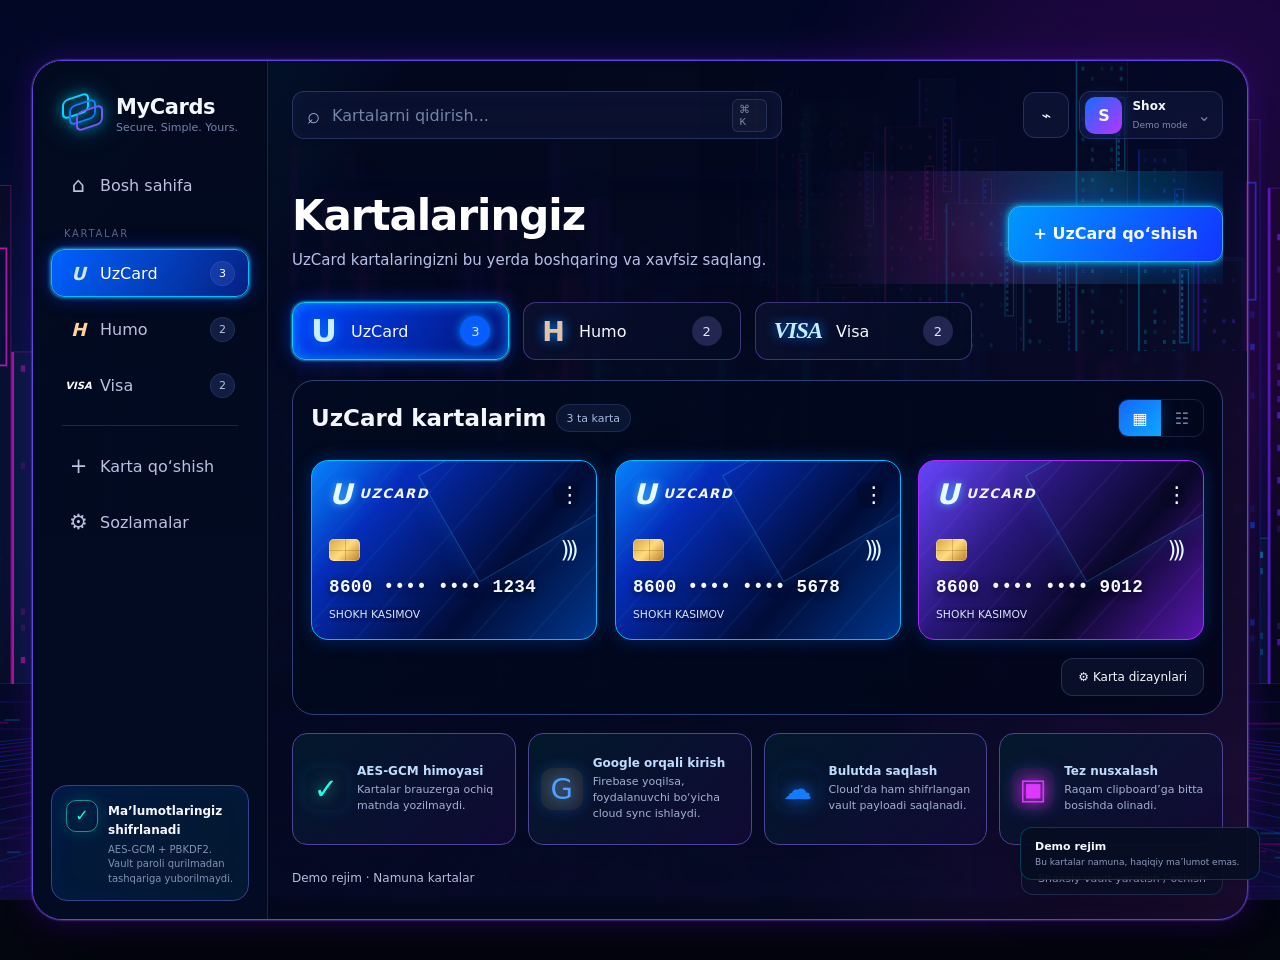
<file: source.html>
<!doctype html>
<html lang="uz">
<head>
  <meta charset="utf-8" />
  <meta name="viewport" content="width=device-width,initial-scale=1,viewport-fit=cover" />
  <meta name="theme-color" content="#050816" />
  <meta name="description" content="MyCards — UzCard, Humo va Visa kartalarini bitta xavfsiz hubda boshqarish." />
  <title>MyCards — Secure Card Hub</title>
  <link rel="stylesheet" href="./styles.css" />
</head>
<body>
  <div class="ambient" aria-hidden="true">
    <div class="ambient__orb ambient__orb--cyan"></div>
    <div class="ambient__orb ambient__orb--pink"></div>
    <div class="ambient__grid"></div>
    <div class="ambient__city"></div>
  </div>

  <main class="app-shell" id="appShell">
    <aside class="sidebar" id="sidebar">
      <div class="brand">
        <div class="brand__mark" aria-hidden="true">
          <span></span><span></span><span></span>
        </div>
        <div>
          <strong>MyCards</strong>
          <small>Secure. Simple. Yours.</small>
        </div>
      </div>

      <nav class="side-nav" aria-label="Asosiy navigatsiya">
        <button class="nav-item is-active" data-view="home" type="button">
          <span class="nav-ico">⌂</span><span>Bosh sahifa</span>
        </button>
        <div class="nav-label">Kartalar</div>
        <button class="nav-item nav-item--uzcard" data-view="uzcard" type="button">
          <span class="brand-mini">U</span><span>UzCard</span><span class="nav-count" id="countUzcard">0</span>
        </button>
        <button class="nav-item nav-item--humo" data-view="humo" type="button">
          <span class="brand-mini brand-mini--humo">H</span><span>Humo</span><span class="nav-count" id="countHumo">0</span>
        </button>
        <button class="nav-item nav-item--visa" data-view="visa" type="button">
          <span class="brand-mini brand-mini--visa">VISA</span><span>Visa</span><span class="nav-count" id="countVisa">0</span>
        </button>
        <div class="nav-separator"></div>
        <button class="nav-item" id="openAddCardSide" type="button">
          <span class="nav-ico">+</span><span>Karta qo‘shish</span>
        </button>
        <button class="nav-item" data-view="settings" type="button">
          <span class="nav-ico">⚙</span><span>Sozlamalar</span>
        </button>
      </nav>

      <div class="security-note">
        <div class="security-note__icon">✓</div>
        <div>
          <strong>Ma’lumotlaringiz shifrlanadi</strong>
          <p>AES-GCM + PBKDF2. Vault paroli qurilmadan tashqariga yuborilmaydi.</p>
        </div>
      </div>
    </aside>

    <section class="workspace">
      <header class="topbar">
        <button class="icon-btn mobile-menu" id="mobileMenuBtn" type="button" aria-label="Menyuni ochish">☰</button>
        <label class="search-box">
          <span>⌕</span>
          <input id="searchInput" type="search" placeholder="Kartalarni qidirish..." autocomplete="off" />
          <kbd>⌘ K</kbd>
        </label>

        <div class="topbar__actions">
          <button class="icon-btn" id="lockNowBtn" type="button" aria-label="Vaultni qulflash" title="Vaultni qulflash">⌁</button>
          <button class="profile-pill" id="authBtn" type="button">
            <span class="avatar" id="profileAvatar">S</span>
            <span class="profile-copy"><strong id="profileName">Shox</strong><small id="profileStatus">Local vault</small></span>
            <span class="chev">⌄</span>
          </button>
        </div>
      </header>

      <div class="content" id="content"></div>
    </section>
  </main>

  <nav class="mobile-nav" aria-label="Mobil navigatsiya">
    <button data-view="home" class="is-active"><span>⌂</span><small>Bosh sahifa</small></button>
    <button data-view="uzcard"><span>U</span><small>UzCard</small></button>
    <button data-view="humo"><span>H</span><small>Humo</small></button>
    <button data-view="visa"><span>VISA</span><small>Visa</small></button>
    <button data-view="settings"><span>⚙</span><small>Sozlamalar</small></button>
  </nav>

  <div class="toast-stack" id="toastStack" aria-live="polite"></div>

  <!-- Lock / onboarding -->
  <dialog class="modal modal--small" id="vaultModal">
    <form method="dialog" class="modal-card" id="vaultForm">
      <div class="modal-glow"></div>
      <div class="modal-head">
        <div>
          <span class="eyebrow">MYCARDS VAULT</span>
          <h2 id="vaultTitle">Vaultni ochish</h2>
        </div>
      </div>
      <p class="modal-lead" id="vaultLead">Kartalaringiz shifrlangan. Davom etish uchun vault parolini kiriting.</p>
      <label class="field">
        <span>Vault paroli</span>
        <div class="field-row">
          <input id="vaultPassword" type="password" minlength="8" required autocomplete="current-password" placeholder="Kamida 8 ta belgi" />
          <button class="mini-btn" type="button" data-toggle-password="#vaultPassword">Ko‘rish</button>
        </div>
      </label>
      <label class="field is-hidden" id="vaultConfirmField">
        <span>Parolni takrorlang</span>
        <input id="vaultPasswordConfirm" type="password" minlength="8" autocomplete="new-password" placeholder="Parolni qayta kiriting" />
      </label>
      <p class="security-warning">Parol unutilsa, shifrlangan kartalarni tiklab bo‘lmaydi. MyCards parolni saqlamaydi.</p>
      <div class="modal-actions modal-actions--vault">
        <button class="btn btn--ghost is-hidden" id="vaultGoogleBtn" type="button">Google cloud vault</button>
        <button class="btn btn--ghost" id="demoModeBtn" type="button">Demo rejim</button>
        <button class="btn btn--primary" id="vaultSubmitBtn" type="button">Ochish</button>
      </div>
    </form>
  </dialog>

  <!-- Add/Edit card -->
  <dialog class="modal" id="cardModal">
    <form method="dialog" class="modal-card" id="cardForm">
      <div class="modal-glow"></div>
      <div class="modal-head">
        <div>
          <span class="eyebrow">YANGI KARTA</span>
          <h2 id="cardModalTitle">Karta qo‘shish</h2>
        </div>
        <button class="modal-close" type="button" data-close-card aria-label="Yopish">×</button>
      </div>

      <div class="type-picker" id="typePicker">
        <button type="button" data-type="uzcard" class="is-active">UzCard</button>
        <button type="button" data-type="humo">Humo</button>
        <button type="button" data-type="visa">Visa</button>
      </div>

      <input type="hidden" id="editCardId" />
      <input type="hidden" id="cardType" value="uzcard" />

      <label class="field">
        <span>Karta raqami</span>
        <input id="cardNumber" inputmode="numeric" maxlength="19" required placeholder="8600 1234 5678 1234" autocomplete="off" />
      </label>

      <div class="form-grid">
        <label class="field">
          <span>Amal qilish muddati</span>
          <input id="cardExpiry" inputmode="numeric" maxlength="5" required placeholder="MM/YY" autocomplete="off" />
        </label>
        <label class="field">
          <span>Karta nomi</span>
          <input id="cardLabel" maxlength="28" placeholder="Masalan: Asosiy" autocomplete="off" />
        </label>
      </div>

      <label class="field">
        <span>Karta egasi</span>
        <input id="cardHolder" maxlength="32" placeholder="SHOKH KASIMOV" autocomplete="off" />
      </label>

      <p class="security-warning">CVV va PIN bu ilovada saqlanmaydi. Karta raqami vault ichida AES-GCM bilan shifrlanadi.</p>

      <p id="cardFormError" class="form-error" role="alert" aria-live="polite"></p>
      <div class="modal-actions">
        <button class="btn btn--ghost" type="button" data-close-card>Bekor qilish</button>
        <button class="btn btn--primary" id="saveCardBtn" type="button">Saqlash</button>
      </div>
    </form>
  </dialog>

  <dialog class="modal modal--design" id="designModal">
    <div class="modal-card">
      <div class="modal-head"><div><span class="eyebrow">KARTA DIZAYNI</span><h2 id="designTitle">Karta dizayni</h2></div><button class="modal-close" type="button" data-close-design aria-label="Yopish">×</button></div>
      <div class="design-preview" id="designPreview"></div>
      <div class="design-controls">
        <label class="field"><span>Animatsiya</span><select id="designPreset"><option value="default">Neon yaltirash</option><option value="aurora">Aurora</option><option value="flow">Ranglar oqimi</option><option value="pulse">Neon puls</option><option value="still">Yaltirashsiz</option></select></label>
        <label class="field"><span>Animatsiya davri <output id="designSpeedValue">8s</output></span><input id="designSpeed" type="range" min="2" max="16" value="8" /></label>
        <label class="field"><span>Fon qorayishi <output id="designShadeValue">35%</output></span><input id="designShade" type="range" min="0" max="85" value="35" /></label>
      </div>
      <div class="design-upload"><label class="field"><span>O‘z foningizni yuklang · har bir karta uchun alohida</span><input id="designFile" type="file" accept="image/png,image/jpeg,image/webp,image/gif,video/webm,video/mp4" /></label><p>PNG, JPG, WebP, GIF yoki WebM/MP4 · 300 KB gacha. Video ovozsiz takrorlanadi.</p><small id="designFileName">Hali fayl tanlanmagan</small><button class="mini-btn" id="removeDesignFileBtn" type="button">Yuklangan fonni olib tashlash</button></div>
      <p id="designError" class="form-error" role="alert" aria-live="polite"></p>
      <div class="modal-actions"><button class="btn btn--ghost" type="button" id="resetDesignBtn">Standartga qaytarish</button><button class="btn btn--ghost" type="button" data-close-design>Bekor qilish</button><button class="btn btn--primary" type="button" id="saveDesignBtn">Dizaynni saqlash</button></div>
    </div>
  </dialog>

  <!-- Reveal card -->
  <dialog class="modal modal--small" id="revealModal">
    <div class="modal-card">
      <div class="modal-glow"></div>
      <div class="modal-head">
        <div>
          <span class="eyebrow">KARTA MA’LUMOTLARI</span>
          <h2>Vaqtincha ochildi</h2>
        </div>
        <button class="modal-close" id="closeRevealBtn" type="button">×</button>
      </div>
      <div class="reveal-box">
        <span>Karta raqami</span>
        <strong id="revealNumber">•••• •••• •••• ••••</strong>
        <button class="btn btn--ghost" id="revealCopyBtn" type="button">Nusxalash</button>
      </div>
      <div class="reveal-meta">
        <div><span>Amal qilish muddati</span><strong id="revealExpiry">--/--</strong></div>
        <div><span>Yopilish</span><strong id="revealTimer">10s</strong></div>
      </div>
    </div>
  </dialog>

  <dialog class="modal modal--small" id="deleteModal">
    <div class="modal-card">
      <div class="modal-head"><h2>O‘chirish</h2><button class="modal-close" type="button" data-cancel-delete aria-label="Yopish">×</button></div>
      <p id="deleteMessage" class="modal-lead"></p>
      <div class="modal-actions"><button class="btn btn--ghost" type="button" data-cancel-delete>Bekor qilish</button><button class="btn btn--danger" type="button" id="deleteConfirmBtn">O‘chirish</button></div>
    </div>
  </dialog>
  <script src="./firebase-config.js"></script>
  <script type="module" src="./app.js"></script>
</body>
</html>
</file>
